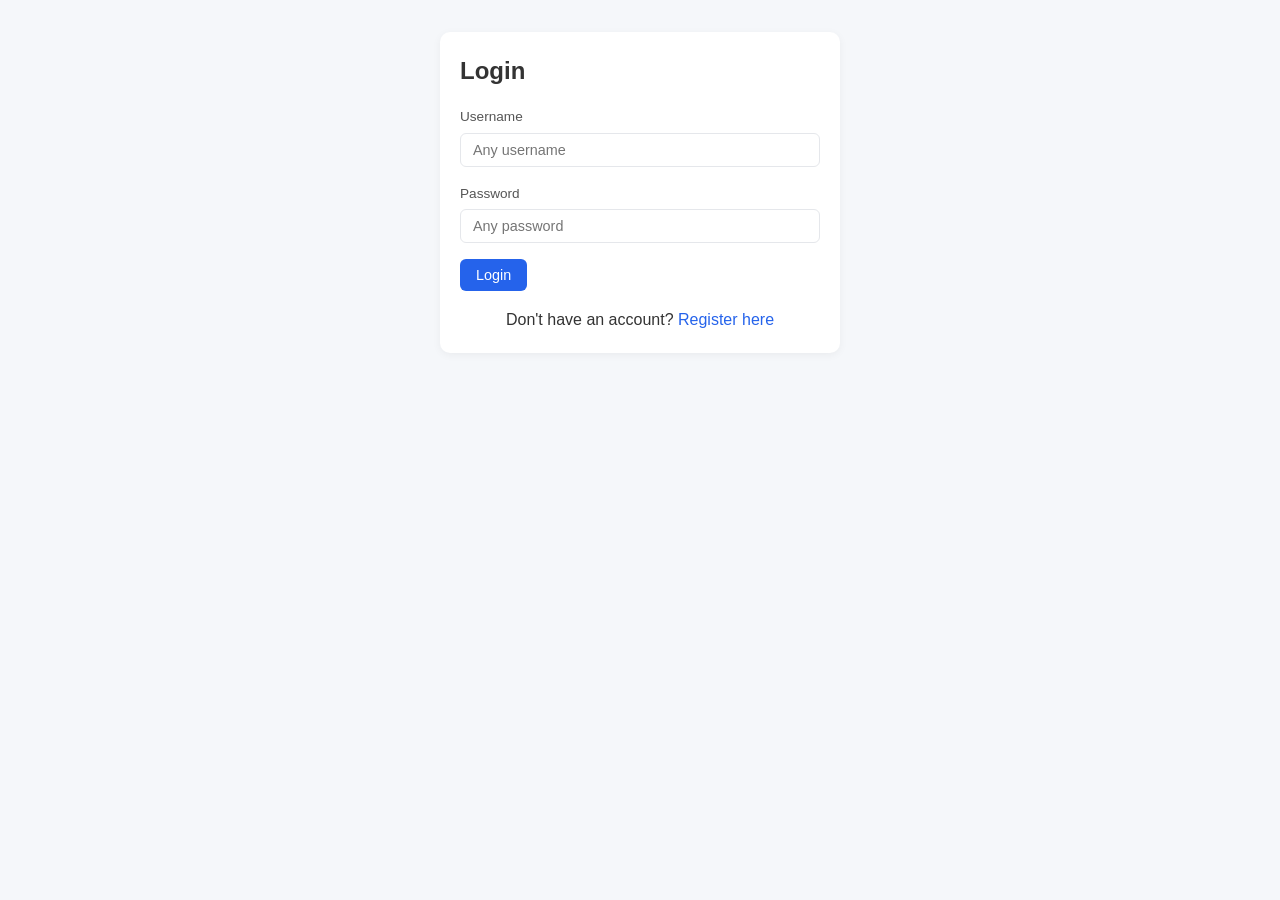
<file: index.html>
<!DOCTYPE html>
<html>
<head>
    <title>Login - Task Tracker</title>
    <link rel="stylesheet" href="assets/style.css">
</head>
<body>

<div class="flex-center auth-container">
    <div class="card auth-card">

        <h2 class="mb-2">Login</h2>

        <div id="login-error" class="alert alert-danger" style="display:none"></div>

        <div class="form-group">
            <label>Username</label>
            <input type="text" id="login-username" placeholder="Any username" required>
        </div>

        <div class="form-group">
            <label>Password</label>
            <input type="password" id="login-password" placeholder="Any password" required>
        </div>

        <button class="btn btn-primary" onclick="doLogin()">Login</button>

        <p style="margin-top: 1rem; text-align: center;">
            Don't have an account?
            <a href="register.html">Register here</a>
        </p>

    </div>
</div>

<script>
    function doLogin() {
        const username = document.getElementById('login-username').value.trim();
        const password = document.getElementById('login-password').value.trim();
        const error    = document.getElementById('login-error');

        if (!username || !password) {
            error.textContent = "Please enter username and password.";
            error.style.display = 'block';
            return;
        }

        error.style.display = 'none';

        // Save username to sessionStorage and redirect to dashboard
        sessionStorage.setItem('username', username);
        window.location.href = 'dashboard.html';
    }
</script>

</body>
</html>
</file>
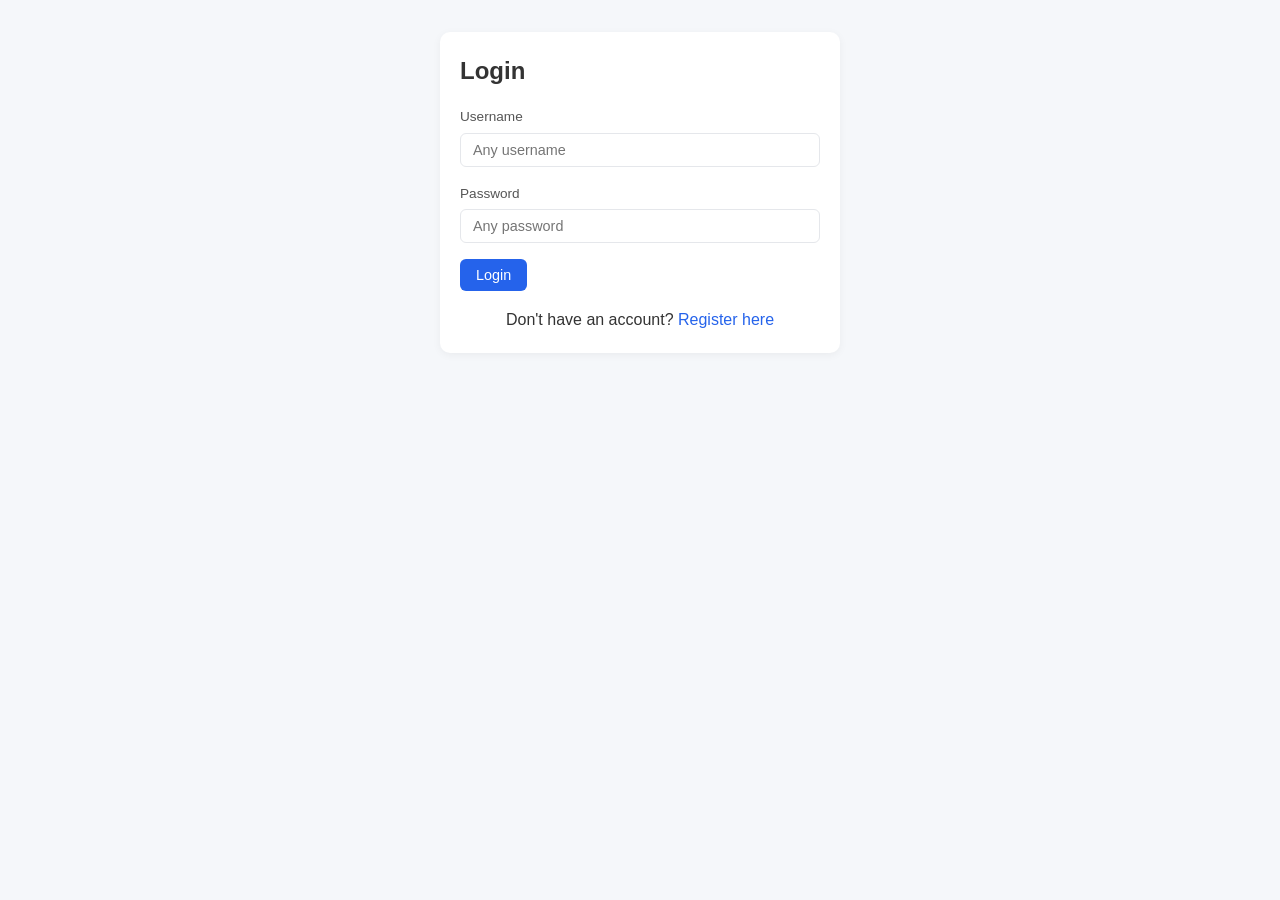
<file: dashboard.html>
<!DOCTYPE html>
<html>
<head>
    <title>Dashboard - Task Tracker</title>
    <link rel="stylesheet" href="assets/style.css">
</head>
<body>

<nav class="navbar">
    <div class="container flex-between">
        <div class="nav-brand">Task Tracker</div>
        <div class="nav-links">
            <span id="nav-welcome"></span>
            <a href="logout.html">Logout</a>
        </div>
    </div>
</nav>

<div class="container section">

    <h1 class="mb-2">Dashboard</h1>

    <div class="card mb-2">
        <h2>Add Task</h2>

        <div class="form-group">
            <label>Task Title</label>
            <input type="text" id="task-title" placeholder="Enter task title" required>
        </div>

        <div class="form-group">
            <label>Description</label>
            <textarea id="task-desc" placeholder="Enter description (optional)"></textarea>
        </div>

        <button class="btn btn-primary" onclick="addTask()">Add Task</button>
    </div>

    <div class="card">
        <h2 class="mb-2">Your Tasks</h2>
        <table class="table">
            <tr>
                <th>Title</th>
                <th>Description</th>
                <th>Status</th>
                <th>Actions</th>
            </tr>
            <tbody id="task-list"></tbody>
        </table>
    </div>

</div>

<script>
    // redirect if not logged in
    const username = sessionStorage.getItem('username');
    if (!username) {
        window.location.href = 'login.html';
    }

    document.getElementById('nav-welcome').textContent = 'Welcome, ' + username;

    // demo tasks
    let tasks = [
        { id: 1, title: "Design homepage layout",    description: "Create wireframes for the landing page", status: "Completed" },
        { id: 2, title: "Set up database schema",    description: "Define tables for users and tasks",      status: "Completed" },
        { id: 3, title: "Build login page",          description: "HTML form with validation",              status: "Pending"   },
        { id: 4, title: "Implement CRUD operations", description: "Add, edit, delete, and complete tasks",  status: "Pending"   },
        { id: 5, title: "Write documentation",       description: "README and inline code comments",        status: "Pending"   },
    ];

    let nextId = 6;

    // ADD TASK
    function addTask() {
        const title = document.getElementById('task-title').value.trim();
        const desc  = document.getElementById('task-desc').value.trim();

        if (!title) return;

        tasks.unshift({ id: nextId++, title: title, description: desc, status: "Pending" });

        document.getElementById('task-title').value = '';
        document.getElementById('task-desc').value  = '';

        renderTasks();
    }

    // COMPLETE TASK
    function completeTask(id) {
        const task = tasks.find(t => t.id === id);
        if (task) task.status = "Completed";
        renderTasks();
    }

    // DELETE TASK 
    function deleteTask(id) {
        tasks = tasks.filter(t => t.id !== id);
        renderTasks();
    }

    // RENDER TASKS 
    function renderTasks() {
        const list = document.getElementById('task-list');

        if (!tasks.length) {
            list.innerHTML = '<tr><td colspan="4" style="text-align:center;color:#888">No tasks yet. Add one above!</td></tr>';
            return;
        }

        list.innerHTML = tasks.map(task => `
            <tr>
                <td>${task.title}</td>
                <td>${task.description || '—'}</td>
                <td>${task.status}</td>
                <td>
                    ${task.status !== 'Completed'
                        ? `<a class="btn btn-success" onclick="completeTask(${task.id})">Complete</a>`
                        : ''}
                    <a class="btn btn-danger" onclick="deleteTask(${task.id})">Delete</a>
                </td>
            </tr>
        `).join('');
    }

    renderTasks();
</script>

</body>
</html>
</file>
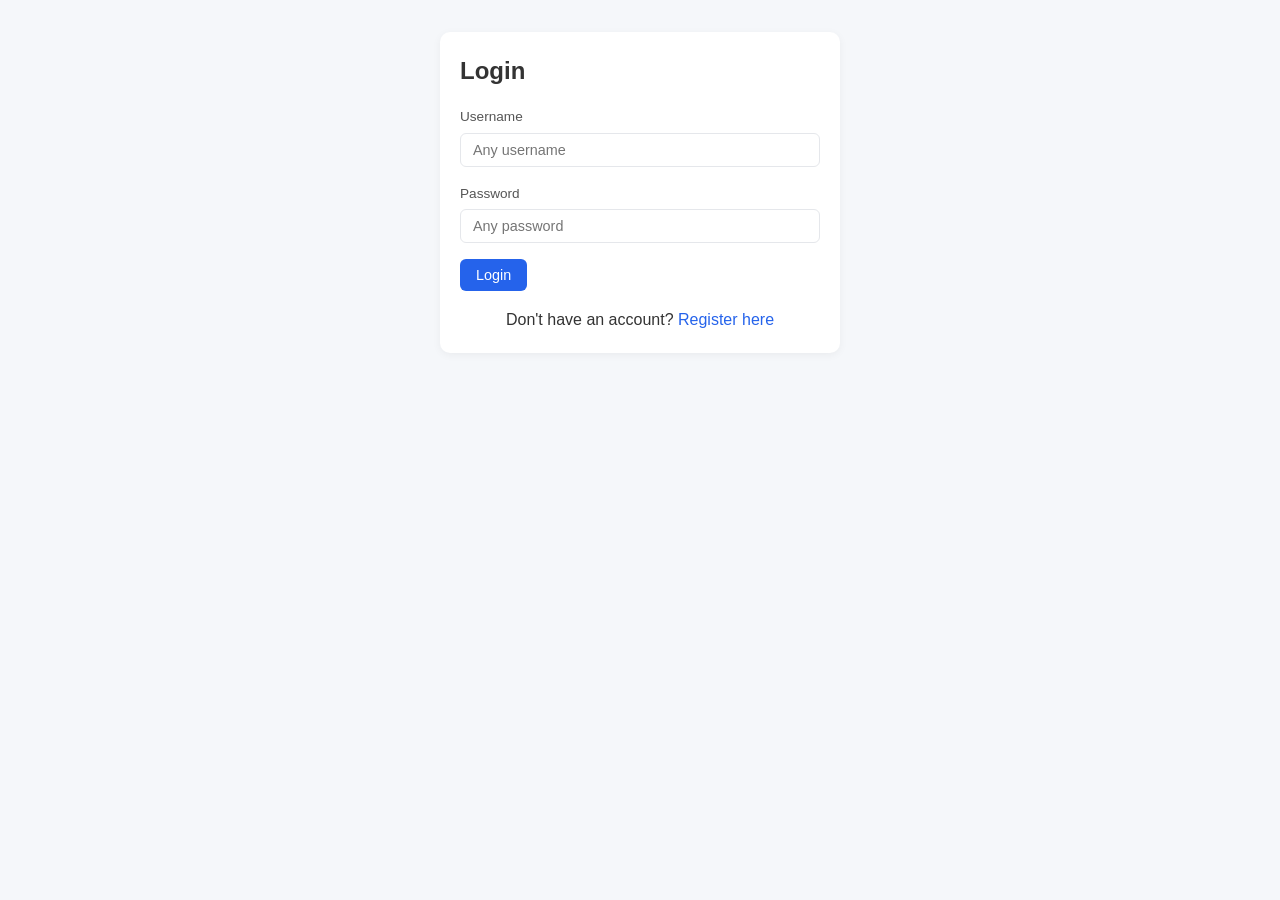
<file: logout.html>
<!DOCTYPE html>
<html>
<head>
    <title>Logout - Task Tracker</title>
</head>
<body>
<script>
    sessionStorage.removeItem('username');
    window.location.href = 'login.html';
</script>
</body>
</html>
</file>
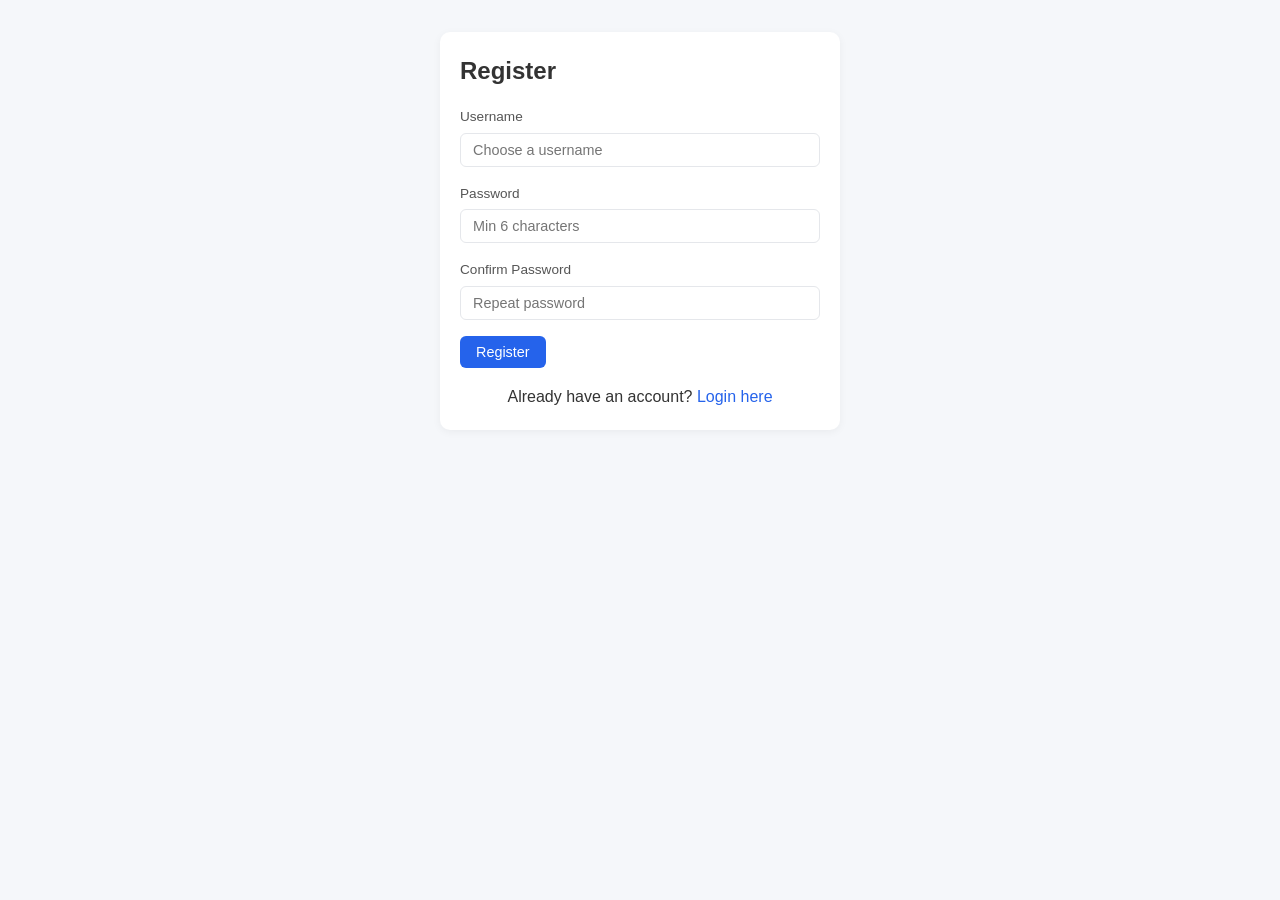
<file: register.html>
<!DOCTYPE html>
<html>
<head>
    <title>Register - Task Tracker</title>
    <link rel="stylesheet" href="assets/style.css">
</head>
<body>

<div class="flex-center auth-container">
    <div class="card auth-card">

        <h2 class="mb-2">Register</h2>

        <div id="reg-error" class="alert alert-danger" style="display:none"></div>
        <div id="reg-success" class="alert alert-success" style="display:none"></div>

        <div class="form-group">
            <label>Username</label>
            <input type="text" id="reg-username" placeholder="Choose a username" required>
        </div>

        <div class="form-group">
            <label>Password</label>
            <input type="password" id="reg-password" placeholder="Min 6 characters" required>
        </div>

        <div class="form-group">
            <label>Confirm Password</label>
            <input type="password" id="reg-confirm" placeholder="Repeat password" required>
        </div>

        <button class="btn btn-primary" onclick="doRegister()">Register</button>

        <p style="margin-top: 1rem; text-align: center;">
            Already have an account?
            <a href="login.html">Login here</a>
        </p>

    </div>
</div>

<script>
    function doRegister() {
        const username = document.getElementById('reg-username').value.trim();
        const password = document.getElementById('reg-password').value.trim();
        const confirm  = document.getElementById('reg-confirm').value.trim();
        const error    = document.getElementById('reg-error');
        const success  = document.getElementById('reg-success');

        error.style.display   = 'none';
        success.style.display = 'none';

        if (!username || !password) {
            error.textContent = "All fields are required.";
            error.style.display = 'block';
            return;
        }

        if (password !== confirm) {
            error.textContent = "Passwords do not match.";
            error.style.display = 'block';
            return;
        }

        if (password.length < 6) {
            error.textContent = "Password must be at least 6 characters.";
            error.style.display = 'block';
            return;
        }

        success.textContent = "Account created! Redirecting to login...";
        success.style.display = 'block';

        setTimeout(() => {
            window.location.href = 'login.html';
        }, 1500);
    }
</script>

</body>
</html>
</file>
<file: assets/style.css>
/* =========================
   CSS RESET + BASE
========================= */
*,
*::before,
*::after {
  box-sizing: border-box;
  margin: 0;
  padding: 0;
}

html {
  font-size: 16px;
  scroll-behavior: smooth;
}

body {
  font-family: 'Segoe UI', Tahoma, sans-serif;
  line-height: 1.6;
  background-color: #f5f7fa;
  color: #333;
}

/* =========================
   VARIABLES
========================= */
:root {
  --primary: #2563eb;
  --primary-dark: #1e40af;
  --secondary: #64748b;
  --success: #16a34a;
  --danger: #dc2626;

  --bg: #f5f7fa;
  --white: #ffffff;
  --border: #e5e7eb;
}

/* =========================
   TYPOGRAPHY
========================= */
h1, h2, h3 {
  font-weight: 600;
}

a {
  text-decoration: none;
  color: var(--primary);
}

a:hover {
  text-decoration: underline;
}

/* =========================
   LAYOUT
========================= */
.container {
  width: 90%;
  max-width: 1100px;
  margin: 0 auto;
}

.section {
  padding: 2rem 0;
}

/* =========================
   NAVBAR
========================= */
.navbar {
  background: #1e293b;
  color: white;
  padding: 1rem;
}

.navbar .nav-brand {
  font-weight: bold;
  font-size: 1.2rem;
  color: white;
}

.navbar .nav-links {
  display: flex;
  align-items: center;
  gap: 1rem;
}

.navbar .nav-links span {
  color: #94a3b8;
  font-size: 14px;
}

.navbar .nav-links a {
  color: #94a3b8;
  font-size: 14px;
}

.navbar .nav-links a:hover {
  color: white;
  text-decoration: none;
}

/* =========================
   CARDS
========================= */
.card {
  background: var(--white);
  padding: 1.25rem;
  border-radius: 10px;
  box-shadow: 0 2px 8px rgba(0,0,0,0.05);
}

/* =========================
   BUTTONS
========================= */
.btn {
  display: inline-block;
  padding: 0.5rem 1rem;
  border-radius: 6px;
  border: none;
  cursor: pointer;
  font-size: 0.9rem;
  transition: 0.2s ease;
  text-decoration: none;
}

.btn-primary {
  background: var(--primary);
  color: white;
}

.btn-primary:hover {
  background: var(--primary-dark);
  text-decoration: none;
  color: white;
}

.btn-danger {
  background: var(--danger);
  color: white;
  font-size: 13px;
  padding: 0.3rem 0.75rem;
}

.btn-danger:hover {
  background: #b91c1c;
  text-decoration: none;
  color: white;
}

.btn-success {
  background: var(--success);
  color: white;
  font-size: 13px;
  padding: 0.3rem 0.75rem;
}

.btn-success:hover {
  background: #15803d;
  text-decoration: none;
  color: white;
}

/* =========================
   FORMS
========================= */
.form-group {
  margin-bottom: 1rem;
}

label {
  display: block;
  margin-bottom: 0.3rem;
  font-size: 0.85rem;
  color: #555;
}

input,
textarea {
  width: 100%;
  padding: 0.5rem 0.75rem;
  border: 1px solid var(--border);
  border-radius: 6px;
  font-size: 0.9rem;
  font-family: inherit;
}

input:focus,
textarea:focus {
  border-color: var(--primary);
  outline: none;
}

textarea {
  resize: vertical;
  min-height: 70px;
}

/* =========================
   TABLES
========================= */
.table {
  width: 100%;
  border-collapse: collapse;
}

.table th,
.table td {
  padding: 0.75rem;
  text-align: left;
  font-size: 14px;
  border-bottom: 1px solid var(--border);
}

.table th {
  background: #f1f5f9;
  font-size: 13px;
  color: #64748b;
}

.table tr:last-child td {
  border-bottom: none;
}

/* =========================
   ALERTS
========================= */
.alert {
  padding: 0.75rem;
  border-radius: 6px;
  margin-bottom: 1rem;
  font-size: 14px;
}

.alert-success {
  background: #dcfce7;
  color: #166534;
}

.alert-danger {
  background: #fee2e2;
  color: #991b1b;
}

/* =========================
   FLEX UTILITIES
========================= */
.flex-between {
  display: flex;
  justify-content: space-between;
  align-items: center;
}

.flex-center {
  display: flex;
  align-items: center;
  justify-content: center;
}

/* =========================
   SPACING UTILITIES
========================= */
.mb-1 { margin-bottom: 0.5rem; }
.mb-2 { margin-bottom: 1rem; }

/* =========================
   AUTH PAGES
========================= */
.auth-container {
  min-height: 100vh;
  padding: 2rem 0;
  align-items: flex-start;
}

.auth-card {
  width: 100%;
  max-width: 400px;
}
</file>
